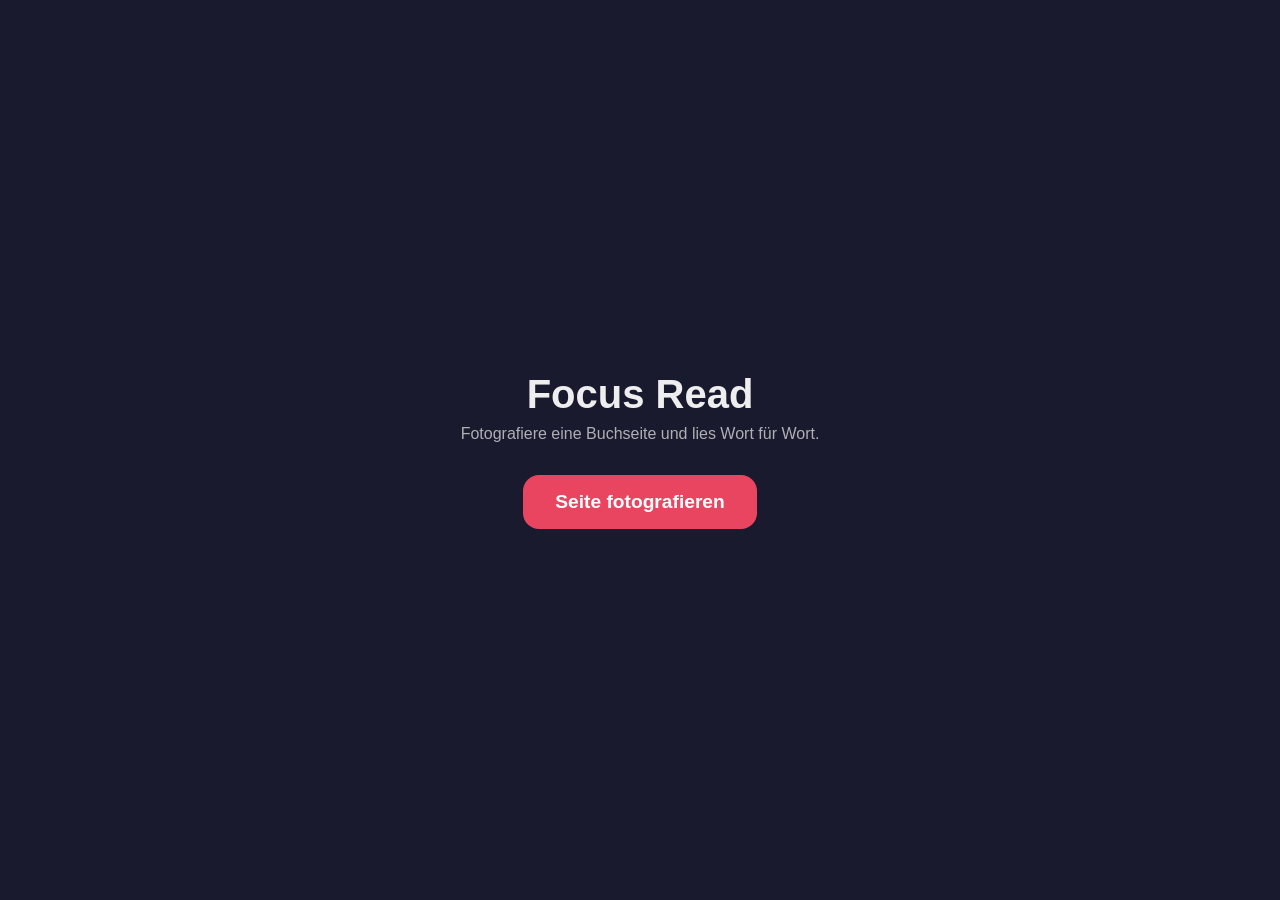
<file: frontend/index.html>
<!DOCTYPE html>
<html lang="de">
<head>
  <meta charset="UTF-8">
  <meta name="viewport" content="width=device-width, initial-scale=1.0, user-scalable=no">
  <title>Focus Read</title>
  <link rel="stylesheet" href="style.css">
</head>
<body>
  <div id="start-screen" class="screen active">
    <h1>Focus Read</h1>
    <p>Fotografiere eine Buchseite und lies Wort für Wort.</p>
    <label class="capture-btn" for="camera-input">Seite fotografieren</label>
    <input type="file" id="camera-input" accept="image/*" capture="environment">
  </div>

  <div id="loading-screen" class="screen">
    <div class="spinner"></div>
    <p>Wörter werden erkannt…</p>
  </div>

  <div id="reader-screen" class="screen">
    <div id="image-container">
      <img id="page-image" alt="Buchseite">
      <div id="overlays"></div>
      <div id="word-label"></div>
    </div>
    <div id="controls">
      <button id="btn-back" title="Zurück">←</button>
      <button id="btn-tts" title="Vorlesen ein/aus">Vorlesen: An</button>
      <button id="btn-next" title="Weiter">→</button>
    </div>
    <button id="btn-new">Neue Seite</button>
  </div>

  <script src="app.js"></script>
</body>
</html>
</file>
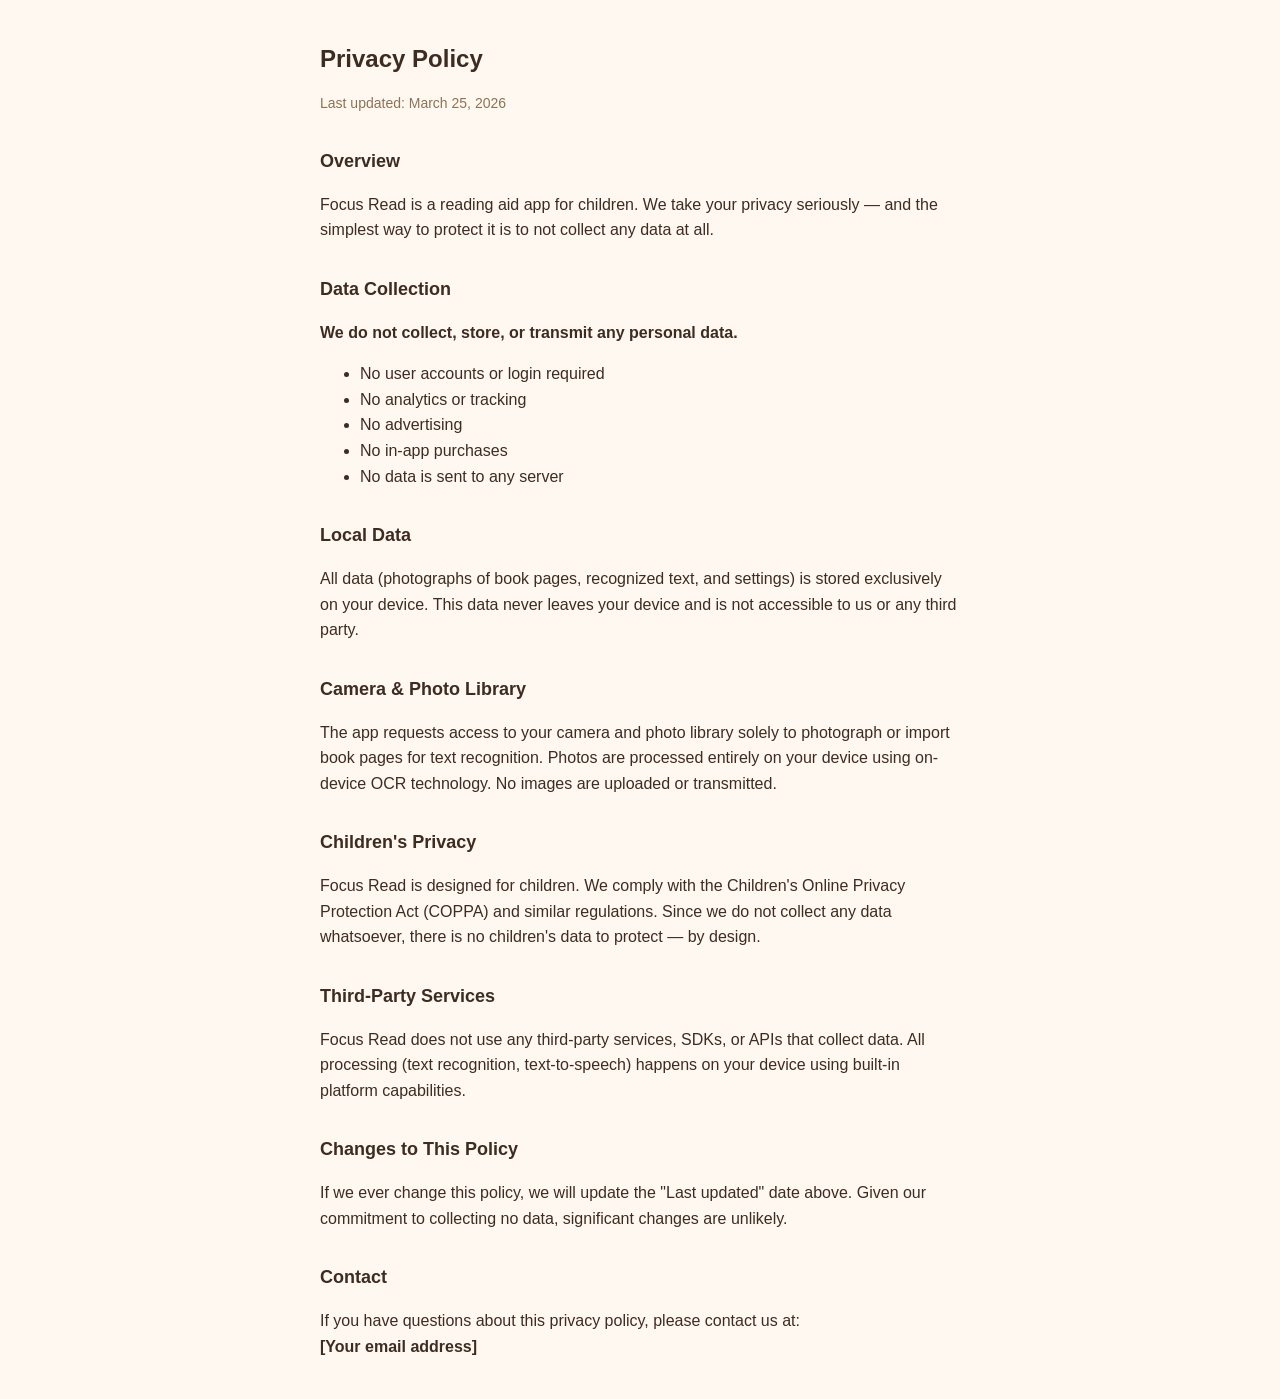
<file: flutter_app/privacy-policy.html>
<!DOCTYPE html>
<html lang="en">
<head>
    <meta charset="UTF-8">
    <meta name="viewport" content="width=device-width, initial-scale=1.0">
    <title>Focus Read — Privacy Policy</title>
    <style>
        body {
            font-family: -apple-system, BlinkMacSystemFont, 'Segoe UI', sans-serif;
            max-width: 640px;
            margin: 40px auto;
            padding: 0 20px;
            color: #3D2C22;
            background: #FFF8F0;
            line-height: 1.6;
        }
        h1 { font-size: 24px; margin-bottom: 8px; }
        h2 { font-size: 18px; margin-top: 32px; }
        .date { color: #8B7355; font-size: 14px; }
    </style>
</head>
<body>
    <h1>Privacy Policy</h1>
    <p class="date">Last updated: March 25, 2026</p>

    <h2>Overview</h2>
    <p>Focus Read is a reading aid app for children. We take your privacy seriously — and the simplest way to protect it is to not collect any data at all.</p>

    <h2>Data Collection</h2>
    <p><strong>We do not collect, store, or transmit any personal data.</strong></p>
    <ul>
        <li>No user accounts or login required</li>
        <li>No analytics or tracking</li>
        <li>No advertising</li>
        <li>No in-app purchases</li>
        <li>No data is sent to any server</li>
    </ul>

    <h2>Local Data</h2>
    <p>All data (photographs of book pages, recognized text, and settings) is stored exclusively on your device. This data never leaves your device and is not accessible to us or any third party.</p>

    <h2>Camera &amp; Photo Library</h2>
    <p>The app requests access to your camera and photo library solely to photograph or import book pages for text recognition. Photos are processed entirely on your device using on-device OCR technology. No images are uploaded or transmitted.</p>

    <h2>Children's Privacy</h2>
    <p>Focus Read is designed for children. We comply with the Children's Online Privacy Protection Act (COPPA) and similar regulations. Since we do not collect any data whatsoever, there is no children's data to protect — by design.</p>

    <h2>Third-Party Services</h2>
    <p>Focus Read does not use any third-party services, SDKs, or APIs that collect data. All processing (text recognition, text-to-speech) happens on your device using built-in platform capabilities.</p>

    <h2>Changes to This Policy</h2>
    <p>If we ever change this policy, we will update the "Last updated" date above. Given our commitment to collecting no data, significant changes are unlikely.</p>

    <h2>Contact</h2>
    <p>If you have questions about this privacy policy, please contact us at: <br>
    <strong>[Your email address]</strong></p>
</body>
</html>
</file>
<file: frontend/style.css>
* {
  margin: 0;
  padding: 0;
  box-sizing: border-box;
}

body {
  font-family: -apple-system, "Segoe UI", Roboto, sans-serif;
  background: #1a1a2e;
  color: #eee;
  min-height: 100dvh;
  display: flex;
  justify-content: center;
  align-items: center;
}

.screen {
  display: none;
  flex-direction: column;
  align-items: center;
  width: 100%;
  max-width: 800px;
  padding: 1rem;
}

.screen.active {
  display: flex;
}

/* Start screen */
#start-screen h1 {
  font-size: 2.5rem;
  margin-bottom: 0.5rem;
}

#start-screen p {
  margin-bottom: 2rem;
  opacity: 0.7;
  text-align: center;
}

.capture-btn {
  background: #e94560;
  color: white;
  padding: 1rem 2rem;
  border-radius: 1rem;
  font-size: 1.2rem;
  font-weight: 600;
  cursor: pointer;
  transition: transform 0.1s;
}

.capture-btn:active {
  transform: scale(0.95);
}

#camera-input {
  display: none;
}

/* Loading */
.spinner {
  width: 48px;
  height: 48px;
  border: 4px solid rgba(255,255,255,0.2);
  border-top-color: #e94560;
  border-radius: 50%;
  animation: spin 0.8s linear infinite;
  margin-bottom: 1rem;
}

@keyframes spin {
  to { transform: rotate(360deg); }
}

/* Reader screen */
#reader-screen {
  gap: 0.75rem;
}

#image-container {
  position: relative;
  width: 100%;
  line-height: 0;
}

#page-image {
  width: 100%;
  height: auto;
  border-radius: 0.5rem;
}

#overlays {
  position: absolute;
  top: 0;
  left: 0;
  width: 100%;
  height: 100%;
}

.word-overlay {
  position: absolute;
  cursor: pointer;
  z-index: 2;
  border-radius: 3px;
  transition: background 0.15s;
}

.word-overlay.dimmed {
  background: rgba(255, 255, 255, 0.6);
  backdrop-filter: blur(2px);
}

#word-label {
  display: none;
  position: absolute;
  color: #e94560;
  font-weight: 800;
  white-space: nowrap;
  pointer-events: none;
  z-index: 3;
  text-align: center;
  text-shadow: 0 0 6px white, 0 0 12px white, 0 0 2px white;
}

#controls {
  display: flex;
  gap: 1rem;
  align-items: center;
}

#controls button {
  background: #16213e;
  color: white;
  border: 2px solid #e94560;
  border-radius: 0.75rem;
  padding: 0.75rem 1.5rem;
  font-size: 1.2rem;
  cursor: pointer;
  transition: background 0.15s;
}

#controls button:active {
  background: #e94560;
}

#btn-tts.off {
  border-color: rgba(255,255,255,0.2);
  opacity: 0.5;
}

#btn-new {
  background: none;
  border: 1px solid rgba(255,255,255,0.2);
  color: rgba(255,255,255,0.5);
  padding: 0.5rem 1rem;
  border-radius: 0.5rem;
  font-size: 0.9rem;
  cursor: pointer;
  margin-top: 0.5rem;
}
</file>
